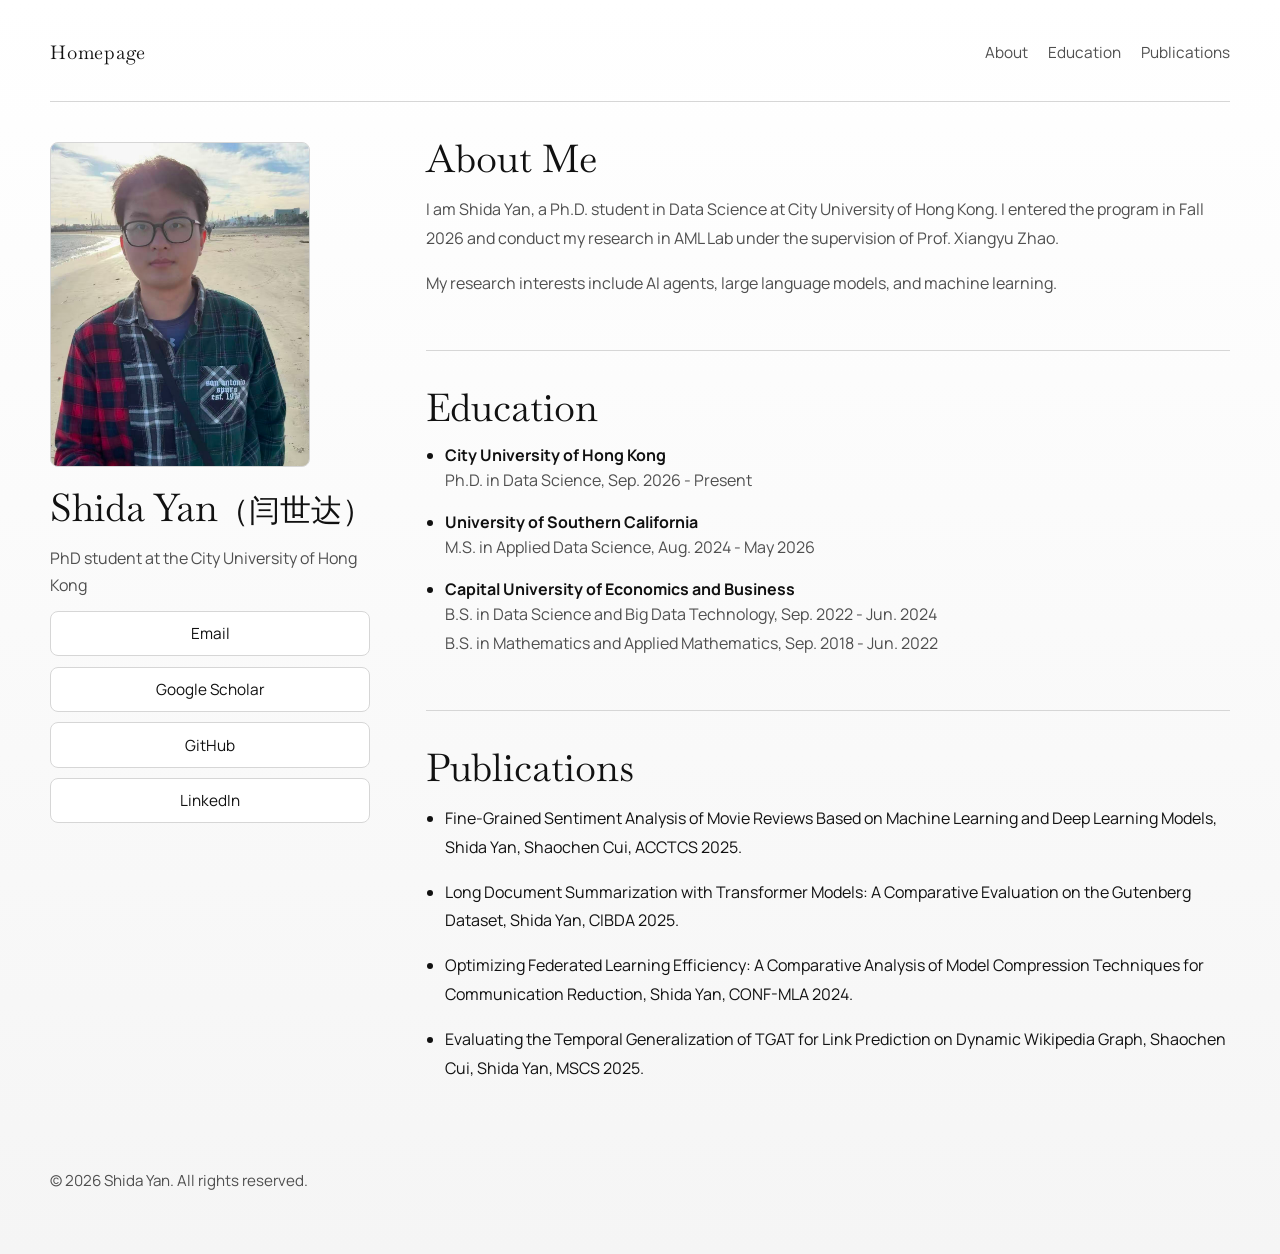
<file: index.html>
<!DOCTYPE html>
<html lang="en">
  <head>
    <meta charset="UTF-8" />
    <meta name="viewport" content="width=device-width, initial-scale=1.0" />
    <title>ShidaYan | Academic Portfolio</title>
    <meta
      name="description"
      content="Academic portfolio of Shida Yan, incoming PhD student in Data Science at City University of Hong Kong, AML Lab."
    />
    <link rel="preconnect" href="https://fonts.googleapis.com" />
    <link rel="preconnect" href="https://fonts.gstatic.com" crossorigin />
    <link
      href="https://fonts.googleapis.com/css2?family=Baskervville:ital@0;1&family=Manrope:wght@400;500;600;700&display=swap"
      rel="stylesheet"
    />
    <link rel="stylesheet" href="styles.css" />
  </head>
  <body>
    <div class="page-shell">
      <header class="site-header">
        <a class="brand" href="#top">Homepage</a>
        <nav class="site-nav" aria-label="Primary">
          <a href="#about">About</a>
          <a href="#education">Education</a>
          <a href="#publications">Publications</a>
        </nav>
      </header>

      <main class="main-layout" id="top">
        <aside class="profile-sidebar">
          <div class="profile-panel">
            <div class="photo-frame">
              <img class="profile-photo" src="profile-photo.jpg" alt="Portrait of Shida Yan" />
              <div class="photo-fallback" aria-hidden="true">SY</div>
            </div>
            <h1>Shida Yan<span class="native-name">（闫世达）</span></h1>
            <p class="sidebar-role">PhD student at the City University of Hong Kong</p>
            <ul class="profile-links" aria-label="Contact links">
              <li><a href="mailto:ysd0113@163.com">Email</a></li>
              <li><a href="#">Google Scholar</a></li>
              <li><a href="#">GitHub</a></li>
              <li><a href="#">LinkedIn</a></li>
            </ul>
          </div>
        </aside>

        <article class="content-column">
          <section class="content-section" id="about">
            <h2>About Me</h2>
            <p>
              I am Shida Yan, a Ph.D. student in Data Science at City University of Hong Kong. I
              entered the program in Fall 2026 and conduct my research in AML Lab under the
              supervision of Prof. Xiangyu Zhao.
            </p>
            <p>
              My research interests include AI agents, large language models, and machine
              learning.
            </p>
          </section>

          <section class="content-section" id="education">
            <h2>Education</h2>
            <ul class="detail-list">
              <li>
                <strong>City University of Hong Kong</strong>
                <span>Ph.D. in Data Science, Sep. 2026 - Present</span>
              </li>
              <li>
                <strong>University of Southern California</strong>
                <span>M.S. in Applied Data Science, Aug. 2024 - May 2026</span>
              </li>
              <li>
                <strong>Capital University of Economics and Business</strong>
                <span>B.S. in Data Science and Big Data Technology, Sep. 2022 - Jun. 2024</span>
                <span>B.S. in Mathematics and Applied Mathematics, Sep. 2018 - Jun. 2022</span>
              </li>
            </ul>
          </section>

          <section class="content-section" id="publications">
            <h2>Publications</h2>
            <ul class="publication-list">
              <li>
                Fine-Grained Sentiment Analysis of Movie Reviews Based on Machine Learning and Deep Learning Models, Shida Yan, Shaochen Cui, ACCTCS 2025.
              </li>
              <li>
                Long Document Summarization with Transformer Models: A Comparative Evaluation on the Gutenberg Dataset, Shida Yan, CIBDA 2025.
              </li>
              <li>
                Optimizing Federated Learning Efficiency: A Comparative Analysis of Model Compression Techniques for Communication Reduction, Shida Yan, CONF-MLA 2024.
              </li>
              <li>
                Evaluating the Temporal Generalization of TGAT for Link Prediction on Dynamic Wikipedia Graph, Shaochen Cui, Shida Yan, MSCS 2025.
              </li>
            </ul>
          </section>
        </article>
      </main>

      <footer class="site-footer">
        <p>© <span id="current-year"></span> Shida Yan. All rights reserved.</p>
      </footer>
    </div>

    <script src="script.js"></script>
  </body>
</html>
</file>
<file: styles.css>
:root {
  --bg: #f5f5f5;
  --surface: #ffffff;
  --text: #111111;
  --muted: #4f4f4f;
  --line: #d6d6d6;
  --accent: #000000;
  --max-width: 1180px;
}

* {
  box-sizing: border-box;
}

html {
  scroll-behavior: smooth;
}

body {
  margin: 0;
  min-height: 100vh;
  font-family: "Manrope", sans-serif;
  color: var(--text);
  background: linear-gradient(180deg, #ffffff 0%, var(--bg) 100%);
}

.page-shell {
  width: min(calc(100% - 2rem), var(--max-width));
  margin: 0 auto;
  padding: 1.5rem 0 3rem;
}

.site-header {
  display: flex;
  justify-content: space-between;
  align-items: center;
  gap: 1rem;
  padding: 1rem 0 2.25rem;
  border-bottom: 1px solid var(--line);
}

.brand,
.site-nav a,
.profile-links a {
  color: inherit;
  text-decoration: none;
}

.brand {
  font-family: "Baskervville", serif;
  font-size: 1.18rem;
  letter-spacing: 0.04em;
}

.site-nav {
  display: flex;
  gap: 1.25rem;
  flex-wrap: wrap;
}

.site-nav a {
  color: var(--muted);
  font-size: 0.96rem;
}

.site-nav a:hover,
.profile-links a:hover {
  color: var(--accent);
  text-decoration: underline;
}

.main-layout {
  display: grid;
  grid-template-columns: minmax(260px, 320px) minmax(0, 1fr);
  gap: 3.5rem;
  padding: 2.25rem 0 1rem;
}

.profile-sidebar {
  position: sticky;
  top: 2rem;
  align-self: start;
}

.profile-panel {
  padding-top: 0.25rem;
}

h1,
h2 {
  font-family: "Baskervville", serif;
  font-weight: 400;
  margin: 0;
}

h1 {
  font-size: clamp(2rem, 3vw, 2.6rem);
  line-height: 1.1;
  margin-top: 1.25rem;
  white-space: nowrap;
}

.native-name {
  font-size: 0.82em;
  letter-spacing: 0;
}

.sidebar-role,
.content-section p,
.detail-list span,
.publication-list li {
  color: var(--muted);
  font-size: 1rem;
  line-height: 1.8;
}

.photo-frame {
  position: relative;
  width: 100%;
  max-width: 260px;
  aspect-ratio: 4 / 5;
  overflow: hidden;
  border-radius: 8px;
  border: 1px solid var(--line);
  background: #ececec;
}

.profile-photo,
.photo-fallback {
  width: 100%;
  height: 100%;
}

.profile-photo {
  display: none;
  object-fit: cover;
  object-position: center 18%;
}

.photo-fallback {
  position: absolute;
  inset: 0;
  display: flex;
  align-items: center;
  justify-content: center;
  font-family: "Baskervville", serif;
  font-size: 3rem;
  color: var(--accent);
  background: linear-gradient(180deg, #f7f7f7 0%, #e2e2e2 100%);
}

.photo-frame.has-image .profile-photo {
  display: block;
}

.photo-frame.has-image .photo-fallback {
  display: none;
}

.photo-frame.is-fallback .profile-photo {
  display: none;
}

.photo-frame.is-fallback .photo-fallback {
  display: flex;
}

.sidebar-role {
  margin: 1rem 0 0.7rem;
  font-size: 1rem;
  line-height: 1.7;
  color: var(--muted);
}

.profile-links {
  list-style: none;
  padding: 0;
  margin: 0;
  display: grid;
  gap: 0.65rem;
}

.profile-links li {
  font-size: 0.96rem;
}

.profile-links a,
.profile-links span {
  display: block;
  padding: 0.7rem 0.9rem;
  border: 1px solid var(--line);
  border-radius: 8px;
  background: var(--surface);
  text-align: center;
}

.content-column {
  min-width: 0;
}

.content-section {
  padding: 0 0 2.25rem;
  margin-bottom: 2.25rem;
  border-bottom: 1px solid var(--line);
}

.content-section:last-child {
  margin-bottom: 0;
  border-bottom: 0;
}

h2 {
  font-size: clamp(2rem, 3vw, 2.5rem);
  line-height: 1.08;
  margin-bottom: 1rem;
}

.detail-list,
.publication-list {
  margin: 0;
  padding-left: 1.2rem;
}

.detail-list li,
.publication-list li {
  margin-bottom: 1rem;
}

.publication-list {
  padding-left: 1.2rem;
  list-style: disc;
}

.publication-list li {
  text-align: left;
  color: var(--text);
}

.detail-list strong,
.publication-list strong {
  color: var(--text);
}

.detail-list span {
  display: block;
}

.site-footer {
  padding-top: 0.25rem;
  color: var(--muted);
  font-size: 0.95rem;
}

.profile-panel,
.content-section {
  opacity: 0;
  transform: translateY(18px);
  animation: riseIn 0.55s ease forwards;
}

@keyframes riseIn {
  to {
    opacity: 1;
    transform: translateY(0);
  }
}

@media (max-width: 900px) {
  .main-layout {
    grid-template-columns: 1fr;
    gap: 2rem;
  }

  .profile-sidebar {
    position: static;
  }

  .site-header {
    align-items: start;
    flex-direction: column;
  }

  h1 {
    white-space: normal;
  }

  .photo-frame {
    max-width: 220px;
  }
}

@media (max-width: 640px) {
  .page-shell {
    width: min(calc(100% - 1.2rem), var(--max-width));
  }

  .main-layout {
    padding-top: 1.6rem;
  }

  .photo-frame {
    max-width: 180px;
  }

  .sidebar-heading {
    font-size: 1.2rem;
  }
}
</file>
